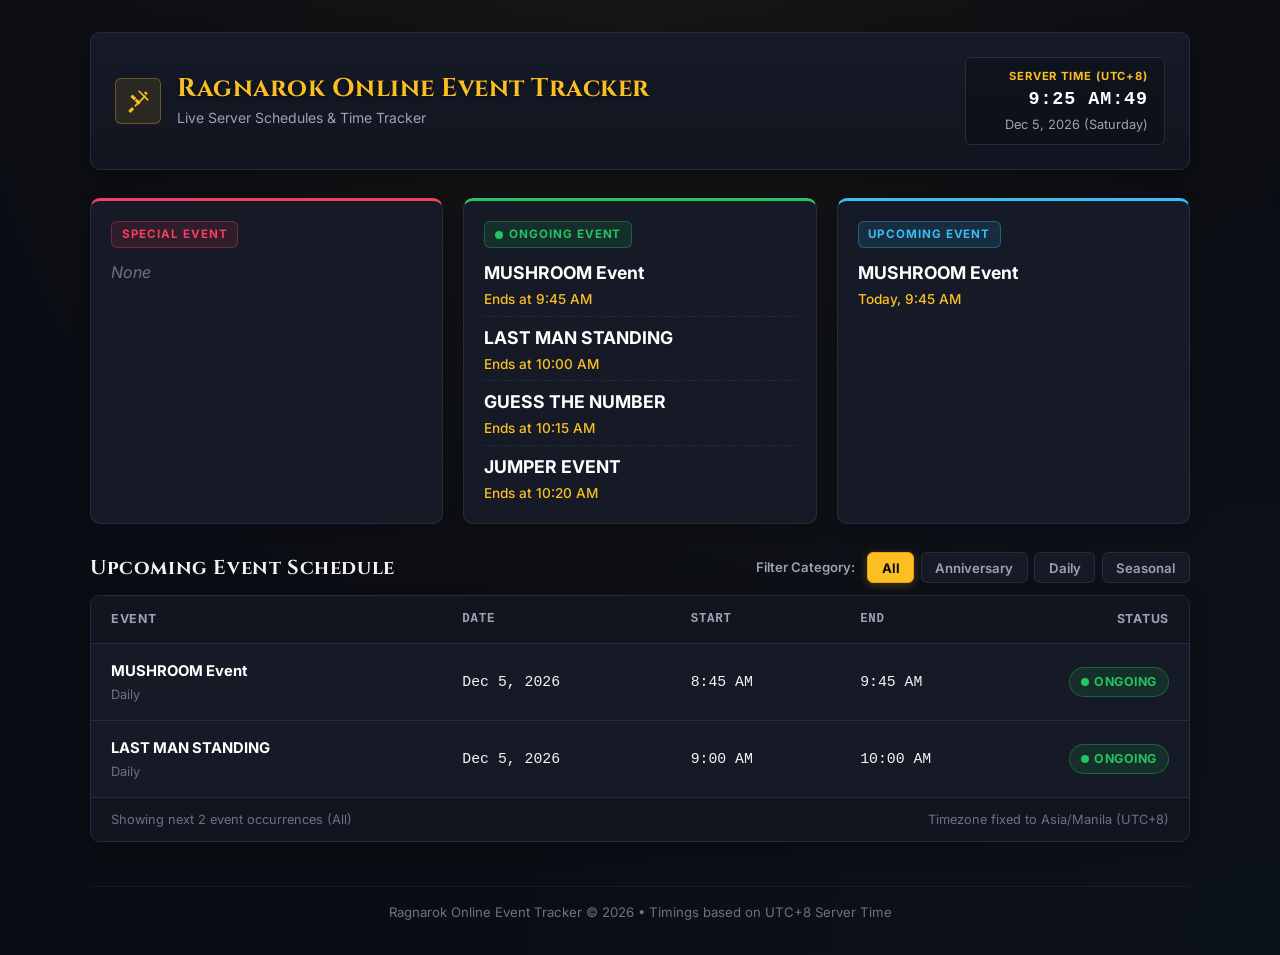
<file: index.html>
<!DOCTYPE html>
<html lang="en">
<head>
  <meta charset="UTF-8">
  <meta name="viewport" content="width=device-width, initial-scale=1.0">
  <title>Ragnarok Online Event Tracker</title>
  <link rel="icon" href="data:image/svg+xml,<svg xmlns=%22http://www.w3.org/2000/svg%22 viewBox=%220 0 100 100%22><text y=%22.9em%22 font-size=%2290%22>⚔️</text></svg>">
  <link rel="stylesheet" href="./style.css">
  <link rel="preconnect" href="https://fonts.googleapis.com">
  <link rel="preconnect" href="https://fonts.gstatic.com" crossorigin>
  <link href="https://fonts.googleapis.com/css2?family=Cinzel:wght@600;700;800&family=Inter:wght@400;500;600;700&display=swap" rel="stylesheet">
</head>
<body>
  <div class="app-container">
    <!-- Header Section -->
    <header class="header">
      <div class="header-content">
        <div class="header-brand">
          <div class="brand-icon">
            <svg viewBox="0 0 24 24" fill="currentColor" class="icon-sword">
              <path d="M14.5 13.5L11 10 9 12l3.5 3.5M10.5 9.5L7 6 5 8l3.5 3.5M19 3l-1.5 1.5 2 2L21 5l-2-2zM3 21l3.5-3.5 2 2L5 23 3 21z" />
              <path d="M18.5 7.5l-9 9M13 3l8 8" stroke="currentColor" stroke-width="1.5" stroke-linecap="round"/>
            </svg>
          </div>
          <div class="brand-text">
            <h1 class="site-title">Ragnarok Online Event Tracker</h1>
            <p class="site-subtitle">Live Server Schedules & Time Tracker</p>
          </div>
        </div>
        <div class="server-clock-card">
          <span class="clock-label">SERVER TIME (UTC+8)</span>
          <div class="clock-time" id="serverClock">--:--:-- --</div>
          <div class="clock-date" id="serverDate">--- --, ----</div>
        </div>
      </div>
    </header>

    <!-- Error Banner -->
    <div id="errorBanner" class="error-banner hidden">
      <div class="error-icon">⚠️</div>
      <div class="error-message" id="errorMessage">Unable to load event schedule. Please check events.json configuration.</div>
    </div>

    <!-- Top Status Section -->
    <section class="status-grid" aria-label="Event Status Overview">
      <!-- Special Event Card -->
      <div class="status-card card-special">
        <div class="card-header">
          <span class="card-badge badge-special">SPECIAL EVENT</span>
        </div>
        <div class="card-body" id="specialEventContent">
          <div class="status-value loading">Loading...</div>
        </div>
      </div>

      <!-- Ongoing Event Card -->
      <div class="status-card card-ongoing">
        <div class="card-header">
          <span class="card-badge badge-ongoing">
            <span class="pulse-dot"></span> ONGOING EVENT
          </span>
        </div>
        <div class="card-body" id="ongoingEventContent">
          <div class="status-value loading">Loading...</div>
        </div>
      </div>

      <!-- Upcoming Event Card -->
      <div class="status-card card-upcoming">
        <div class="card-header">
          <span class="card-badge badge-upcoming">UPCOMING EVENT</span>
        </div>
        <div class="card-body" id="upcomingEventContent">
          <div class="status-value loading">Loading...</div>
        </div>
      </div>
    </section>

    <!-- Main Content Section: Filters + Event Table -->
    <main class="main-content">
      <div class="section-header">
        <h2 class="section-title">Upcoming Event Schedule</h2>
        <div class="filter-wrapper">
          <span class="filter-label">Filter Category:</span>
          <div class="filter-container" id="categoryFilters">
            <button class="filter-btn active" data-category="All">All</button>
          </div>
        </div>
      </div>

      <!-- Table Wrapper for Responsiveness -->
      <div class="table-card">
        <div class="table-responsive">
          <table class="event-table">
            <thead>
              <tr>
                <th scope="col" class="col-event">Event</th>
                <th scope="col" class="col-date">Date</th>
                <th scope="col" class="col-time">Start</th>
                <th scope="col" class="col-time">End</th>
                <th scope="col" class="col-status">Status</th>
              </tr>
            </thead>
            <tbody id="eventTableBody">
              <tr>
                <td colspan="5" class="table-loading">Loading schedule data...</td>
              </tr>
            </tbody>
          </table>
        </div>
        <div class="table-footer">
          <span class="table-info" id="tableCountInfo">Showing upcoming events</span>
          <span class="timezone-note">Timezone fixed to Asia/Manila (UTC+8)</span>
        </div>
      </div>
    </main>

    <!-- Footer -->
    <footer class="footer">
      <p>Ragnarok Online Event Tracker &copy; 2026 &bull; Timings based on UTC+8 Server Time</p>
    </footer>
  </div>

  <script src="./script.js"></script>
</body>
</html>
</file>
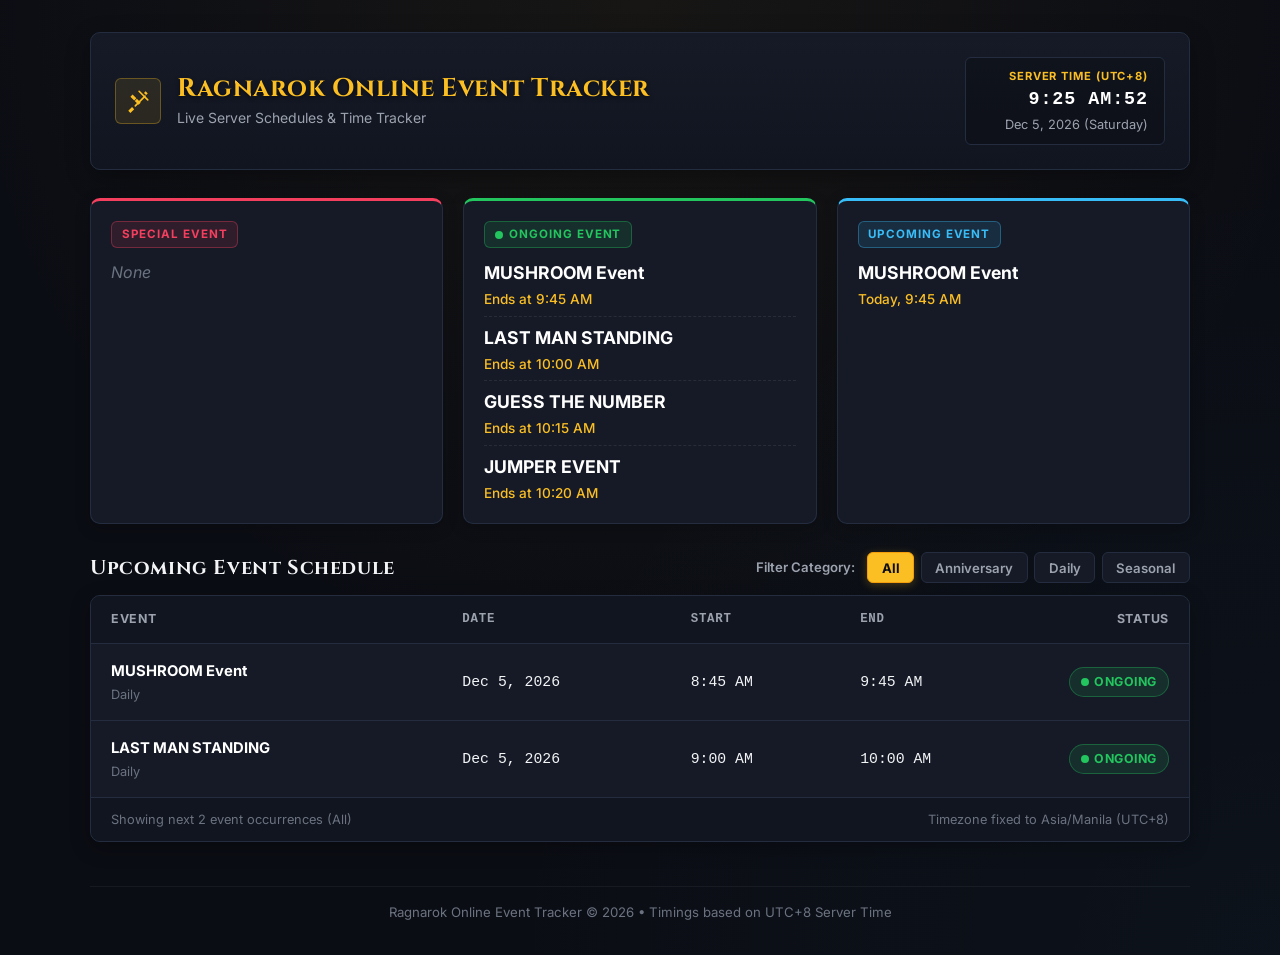
<file: public/index.html>
<!DOCTYPE html>
<html lang="en">
<head>
  <meta charset="UTF-8">
  <meta name="viewport" content="width=device-width, initial-scale=1.0">
  <title>Ragnarok Online Event Tracker</title>
  <link rel="icon" href="data:image/svg+xml,<svg xmlns=%22http://www.w3.org/2000/svg%22 viewBox=%220 0 100 100%22><text y=%22.9em%22 font-size=%2290%22>⚔️</text></svg>">
  <link rel="stylesheet" href="/style.css">
  <link rel="preconnect" href="https://fonts.googleapis.com">
  <link rel="preconnect" href="https://fonts.gstatic.com" crossorigin>
  <link href="https://fonts.googleapis.com/css2?family=Cinzel:wght@600;700;800&family=Inter:wght@400;500;600;700&display=swap" rel="stylesheet">
</head>
<body>
  <div class="app-container">
    <!-- Header Section -->
    <header class="header">
      <div class="header-content">
        <div class="header-brand">
          <div class="brand-icon">
            <svg viewBox="0 0 24 24" fill="currentColor" class="icon-sword">
              <path d="M14.5 13.5L11 10 9 12l3.5 3.5M10.5 9.5L7 6 5 8l3.5 3.5M19 3l-1.5 1.5 2 2L21 5l-2-2zM3 21l3.5-3.5 2 2L5 23 3 21z" />
              <path d="M18.5 7.5l-9 9M13 3l8 8" stroke="currentColor" stroke-width="1.5" stroke-linecap="round"/>
            </svg>
          </div>
          <div class="brand-text">
            <h1 class="site-title">Ragnarok Online Event Tracker</h1>
            <p class="site-subtitle">Live Server Schedules & Time Tracker</p>
          </div>
        </div>
        <div class="server-clock-card">
          <span class="clock-label">SERVER TIME (UTC+8)</span>
          <div class="clock-time" id="serverClock">--:--:-- --</div>
          <div class="clock-date" id="serverDate">--- --, ----</div>
        </div>
      </div>
    </header>

    <!-- Error Banner -->
    <div id="errorBanner" class="error-banner hidden">
      <div class="error-icon">⚠️</div>
      <div class="error-message" id="errorMessage">Unable to load event schedule. Please check events.json configuration.</div>
    </div>

    <!-- Top Status Section -->
    <section class="status-grid" aria-label="Event Status Overview">
      <!-- Special Event Card -->
      <div class="status-card card-special">
        <div class="card-header">
          <span class="card-badge badge-special">SPECIAL EVENT</span>
        </div>
        <div class="card-body" id="specialEventContent">
          <div class="status-value loading">Loading...</div>
        </div>
      </div>

      <!-- Ongoing Event Card -->
      <div class="status-card card-ongoing">
        <div class="card-header">
          <span class="card-badge badge-ongoing">
            <span class="pulse-dot"></span> ONGOING EVENT
          </span>
        </div>
        <div class="card-body" id="ongoingEventContent">
          <div class="status-value loading">Loading...</div>
        </div>
      </div>

      <!-- Upcoming Event Card -->
      <div class="status-card card-upcoming">
        <div class="card-header">
          <span class="card-badge badge-upcoming">UPCOMING EVENT</span>
        </div>
        <div class="card-body" id="upcomingEventContent">
          <div class="status-value loading">Loading...</div>
        </div>
      </div>
    </section>

    <!-- Main Content Section: Filters + Event Table -->
    <main class="main-content">
      <div class="section-header">
        <h2 class="section-title">Upcoming Event Schedule</h2>
        <div class="filter-wrapper">
          <span class="filter-label">Filter Category:</span>
          <div class="filter-container" id="categoryFilters">
            <button class="filter-btn active" data-category="All">All</button>
          </div>
        </div>
      </div>

      <!-- Table Wrapper for Responsiveness -->
      <div class="table-card">
        <div class="table-responsive">
          <table class="event-table">
            <thead>
              <tr>
                <th scope="col" class="col-event">Event</th>
                <th scope="col" class="col-date">Date</th>
                <th scope="col" class="col-time">Start</th>
                <th scope="col" class="col-time">End</th>
                <th scope="col" class="col-status">Status</th>
              </tr>
            </thead>
            <tbody id="eventTableBody">
              <tr>
                <td colspan="5" class="table-loading">Loading schedule data...</td>
              </tr>
            </tbody>
          </table>
        </div>
        <div class="table-footer">
          <span class="table-info" id="tableCountInfo">Showing upcoming events</span>
          <span class="timezone-note">Timezone fixed to Asia/Manila (UTC+8)</span>
        </div>
      </div>
    </main>

    <!-- Footer -->
    <footer class="footer">
      <p>Ragnarok Online Event Tracker &copy; 2026 &bull; Timings based on UTC+8 Server Time</p>
    </footer>
  </div>

  <script src="/script.js"></script>
</body>
</html>
</file>
<file: style.css>
/* Ragnarok Online Event Tracker Styling */
:root {
  --bg-dark: #0b0d14;
  --bg-card: #151a26;
  --bg-card-alt: #111520;
  --bg-card-hover: #1d2434;
  --border-color: #242d40;
  --border-color-light: rgba(255, 255, 255, 0.1);
  
  --text-primary: #f3f4f6;
  --text-secondary: #9ca3af;
  --text-muted: #6b7280;

  --color-gold: #fbbf24;
  --color-amber: #f59e0b;
  --color-green: #22c55e;
  --color-green-bg: rgba(34, 197, 94, 0.12);
  --color-green-border: rgba(34, 197, 94, 0.35);
  
  --color-blue: #38bdf8;
  --color-blue-bg: rgba(56, 189, 248, 0.12);
  --color-blue-border: rgba(56, 189, 248, 0.35);

  --color-purple: #c084fc;
  --color-pink: #f43f5e;
  --color-pink-bg: rgba(244, 63, 94, 0.12);
  --color-pink-border: rgba(244, 63, 94, 0.35);

  --font-heading: 'Cinzel', serif;
  --font-body: 'Inter', system-ui, -apple-system, sans-serif;

  --radius-sm: 6px;
  --radius-md: 10px;
  --radius-lg: 14px;
}

* {
  box-sizing: border-box;
  margin: 0;
  padding: 0;
}

body {
  background-color: var(--bg-dark);
  background-image: 
    radial-gradient(circle at 50% 0%, rgba(251, 191, 36, 0.05) 0%, transparent 60%),
    radial-gradient(circle at 100% 100%, rgba(56, 189, 248, 0.03) 0%, transparent 50%);
  color: var(--text-primary);
  font-family: var(--font-body);
  font-size: 15px;
  line-height: 1.5;
  min-height: 100vh;
  padding: 2rem 1rem;
}

.app-container {
  max-width: 1100px;
  margin: 0 auto;
  display: flex;
  flex-direction: column;
  gap: 1.75rem;
}

/* Header */
.header {
  background: linear-gradient(180deg, var(--bg-card) 0%, var(--bg-card-alt) 100%);
  border: 1px solid var(--border-color);
  border-radius: var(--radius-md);
  padding: 1.5rem;
  box-shadow: 0 8px 24px rgba(0, 0, 0, 0.3);
}

.header-content {
  display: flex;
  justify-content: space-between;
  align-items: center;
  flex-wrap: wrap;
  gap: 1.25rem;
}

.header-brand {
  display: flex;
  align-items: center;
  gap: 1rem;
}

.brand-icon {
  width: 46px;
  height: 46px;
  background: rgba(251, 191, 36, 0.1);
  border: 1px solid rgba(251, 191, 36, 0.3);
  border-radius: var(--radius-sm);
  display: flex;
  align-items: center;
  justify-content: center;
  color: var(--color-gold);
  flex-shrink: 0;
}

.icon-sword {
  width: 26px;
  height: 26px;
}

.site-title {
  font-family: var(--font-heading);
  font-size: 1.6rem;
  font-weight: 700;
  color: var(--color-gold);
  letter-spacing: 0.02em;
  text-shadow: 0 2px 4px rgba(0,0,0,0.5);
  line-height: 1.2;
}

.site-subtitle {
  color: var(--text-secondary);
  font-size: 0.875rem;
  margin-top: 0.2rem;
}

.server-clock-card {
  background: rgba(0, 0, 0, 0.25);
  border: 1px solid var(--border-color);
  border-radius: var(--radius-sm);
  padding: 0.6rem 1rem;
  text-align: right;
  min-width: 200px;
}

.clock-label {
  font-size: 0.7rem;
  font-weight: 700;
  letter-spacing: 0.08em;
  color: var(--color-gold);
  display: block;
}

.clock-time {
  font-family: monospace;
  font-size: 1.15rem;
  font-weight: 700;
  color: #ffffff;
  letter-spacing: 0.05em;
  margin: 0.1rem 0;
}

.clock-date {
  font-size: 0.8rem;
  color: var(--text-secondary);
}

/* Error Banner */
.error-banner {
  background: rgba(239, 68, 68, 0.15);
  border: 1px solid rgba(239, 68, 68, 0.4);
  border-radius: var(--radius-sm);
  padding: 1rem 1.25rem;
  display: flex;
  align-items: center;
  gap: 0.75rem;
  color: #fca5a5;
}

.error-banner.hidden {
  display: none;
}

.error-icon {
  font-size: 1.25rem;
}

/* Status Cards Grid */
.status-grid {
  display: grid;
  grid-template-columns: repeat(3, 1fr);
  gap: 1.25rem;
}

.status-card {
  background: var(--bg-card);
  border: 1px solid var(--border-color);
  border-radius: var(--radius-md);
  padding: 1.25rem;
  display: flex;
  flex-direction: column;
  gap: 0.75rem;
  transition: transform 0.2s ease, border-color 0.2s ease;
  box-shadow: 0 4px 16px rgba(0, 0, 0, 0.2);
}

.status-card:hover {
  border-color: rgba(255, 255, 255, 0.2);
}

.card-special {
  border-top: 3px solid var(--color-pink);
}

.card-ongoing {
  border-top: 3px solid var(--color-green);
}

.card-upcoming {
  border-top: 3px solid var(--color-blue);
}

.card-header {
  display: flex;
  align-items: center;
  justify-content: space-between;
}

.card-badge {
  font-size: 0.725rem;
  font-weight: 700;
  letter-spacing: 0.08em;
  padding: 0.25rem 0.6rem;
  border-radius: var(--radius-sm);
  display: inline-flex;
  align-items: center;
  gap: 0.4rem;
  text-transform: uppercase;
}

.badge-special {
  background: var(--color-pink-bg);
  border: 1px solid var(--color-pink-border);
  color: var(--color-pink);
}

.badge-ongoing {
  background: var(--color-green-bg);
  border: 1px solid var(--color-green-border);
  color: var(--color-green);
}

.badge-upcoming {
  background: var(--color-blue-bg);
  border: 1px solid var(--color-blue-border);
  color: var(--color-blue);
}

/* Pulse Animation for Ongoing */
.pulse-dot {
  width: 8px;
  height: 8px;
  background-color: var(--color-green);
  border-radius: 50%;
  display: inline-block;
  box-shadow: 0 0 0 rgba(34, 197, 94, 0.4);
  animation: pulse 1.6s infinite;
}

@keyframes pulse {
  0% {
    box-shadow: 0 0 0 0 rgba(34, 197, 94, 0.7);
  }
  70% {
    box-shadow: 0 0 0 8px rgba(34, 197, 94, 0);
  }
  100% {
    box-shadow: 0 0 0 0 rgba(34, 197, 94, 0);
  }
}

.card-body {
  display: flex;
  flex-direction: column;
  gap: 0.5rem;
}

.status-item {
  display: flex;
  flex-direction: column;
  padding-bottom: 0.4rem;
  border-bottom: 1px dashed rgba(255, 255, 255, 0.08);
}

.status-item:last-child {
  padding-bottom: 0;
  border-bottom: none;
}

.event-name {
  font-size: 1.1rem;
  font-weight: 700;
  color: #ffffff;
}

.event-subtext {
  font-size: 0.85rem;
  color: var(--color-gold);
  font-weight: 500;
  margin-top: 0.15rem;
}

.status-none {
  font-size: 1rem;
  color: var(--text-muted);
  font-style: italic;
}

/* Section Header & Filters */
.section-header {
  display: flex;
  justify-content: space-between;
  align-items: center;
  flex-wrap: wrap;
  gap: 1rem;
  margin-bottom: 0.75rem;
}

.section-title {
  font-family: var(--font-heading);
  font-size: 1.25rem;
  font-weight: 700;
  color: var(--text-primary);
  letter-spacing: 0.03em;
}

.filter-wrapper {
  display: flex;
  align-items: center;
  gap: 0.75rem;
  flex-wrap: wrap;
}

.filter-label {
  font-size: 0.825rem;
  color: var(--text-secondary);
  font-weight: 600;
}

.filter-container {
  display: flex;
  gap: 0.4rem;
  flex-wrap: wrap;
}

.filter-btn {
  background: var(--bg-card);
  border: 1px solid var(--border-color);
  color: var(--text-secondary);
  font-family: var(--font-body);
  font-size: 0.825rem;
  font-weight: 600;
  padding: 0.4rem 0.85rem;
  border-radius: var(--radius-sm);
  cursor: pointer;
  transition: all 0.2s ease;
}

.filter-btn:hover {
  background: var(--bg-card-hover);
  color: #ffffff;
  border-color: rgba(255, 255, 255, 0.2);
}

.filter-btn.active {
  background: var(--color-gold);
  color: #0b0d14;
  border-color: var(--color-amber);
  font-weight: 700;
  box-shadow: 0 2px 8px rgba(251, 191, 36, 0.25);
}

/* Table Card */
.table-card {
  background: var(--bg-card);
  border: 1px solid var(--border-color);
  border-radius: var(--radius-md);
  overflow: hidden;
  box-shadow: 0 6px 20px rgba(0, 0, 0, 0.25);
}

.table-responsive {
  width: 100%;
  overflow-x: auto;
  -webkit-overflow-scrolling: touch;
}

.event-table {
  width: 100%;
  border-collapse: collapse;
  text-align: left;
}

.event-table th {
  background-color: var(--bg-card-alt);
  color: var(--text-secondary);
  font-size: 0.775rem;
  font-weight: 700;
  text-transform: uppercase;
  letter-spacing: 0.06em;
  padding: 0.9rem 1.25rem;
  border-bottom: 1px solid var(--border-color);
}

.event-table td {
  padding: 1rem 1.25rem;
  border-bottom: 1px solid var(--border-color);
  font-size: 0.925rem;
  vertical-align: middle;
}

.event-table tbody tr {
  transition: background-color 0.15s ease;
}

.event-table tbody tr:hover {
  background-color: var(--bg-card-hover);
}

.event-table tbody tr:last-child td {
  border-bottom: none;
}

.col-event {
  font-weight: 700;
  color: #ffffff;
  width: 32%;
}

.col-category {
  font-size: 0.8rem;
  color: var(--text-muted);
  font-weight: normal;
  display: block;
  margin-top: 0.15rem;
}

.col-date, .col-time {
  font-family: monospace;
  font-size: 0.9rem;
  color: var(--text-primary);
}

.col-status {
  text-align: right;
  width: 15%;
}

.event-table th.col-status {
  text-align: right;
}

/* Status Badges in Table */
.status-pill {
  display: inline-flex;
  align-items: center;
  gap: 0.35rem;
  font-size: 0.775rem;
  font-weight: 700;
  padding: 0.3rem 0.7rem;
  border-radius: 20px;
  text-transform: uppercase;
  letter-spacing: 0.04em;
}

.status-pill.ongoing {
  background: var(--color-green-bg);
  border: 1px solid var(--color-green-border);
  color: var(--color-green);
}

.status-pill.upcoming {
  background: var(--color-blue-bg);
  border: 1px solid var(--color-blue-border);
  color: var(--color-blue);
}

.table-loading, .table-empty {
  text-align: center;
  color: var(--text-muted);
  padding: 2.5rem 1rem !important;
  font-style: italic;
}

.table-footer {
  background: var(--bg-card-alt);
  padding: 0.75rem 1.25rem;
  display: flex;
  justify-content: space-between;
  align-items: center;
  font-size: 0.8rem;
  color: var(--text-muted);
  border-top: 1px solid var(--border-color);
  flex-wrap: wrap;
  gap: 0.5rem;
}

/* Footer */
.footer {
  text-align: center;
  color: var(--text-muted);
  font-size: 0.825rem;
  margin-top: 1rem;
  padding-top: 1rem;
  border-top: 1px solid rgba(255, 255, 255, 0.05);
}

/* Responsive Rules */
@media (max-width: 880px) {
  .status-grid {
    grid-template-columns: 1fr;
  }

  .header-content {
    flex-direction: column;
    align-items: flex-start;
  }

  .server-clock-card {
    text-align: left;
    width: 100%;
  }

  .section-header {
    flex-direction: column;
    align-items: flex-start;
  }
}

@media (max-width: 600px) {
  body {
    padding: 1rem 0.5rem;
  }

  .site-title {
    font-size: 1.35rem;
  }

  .event-table th, .event-table td {
    padding: 0.75rem 0.85rem;
  }

  .col-event {
    width: 35%;
  }
}
</file>
